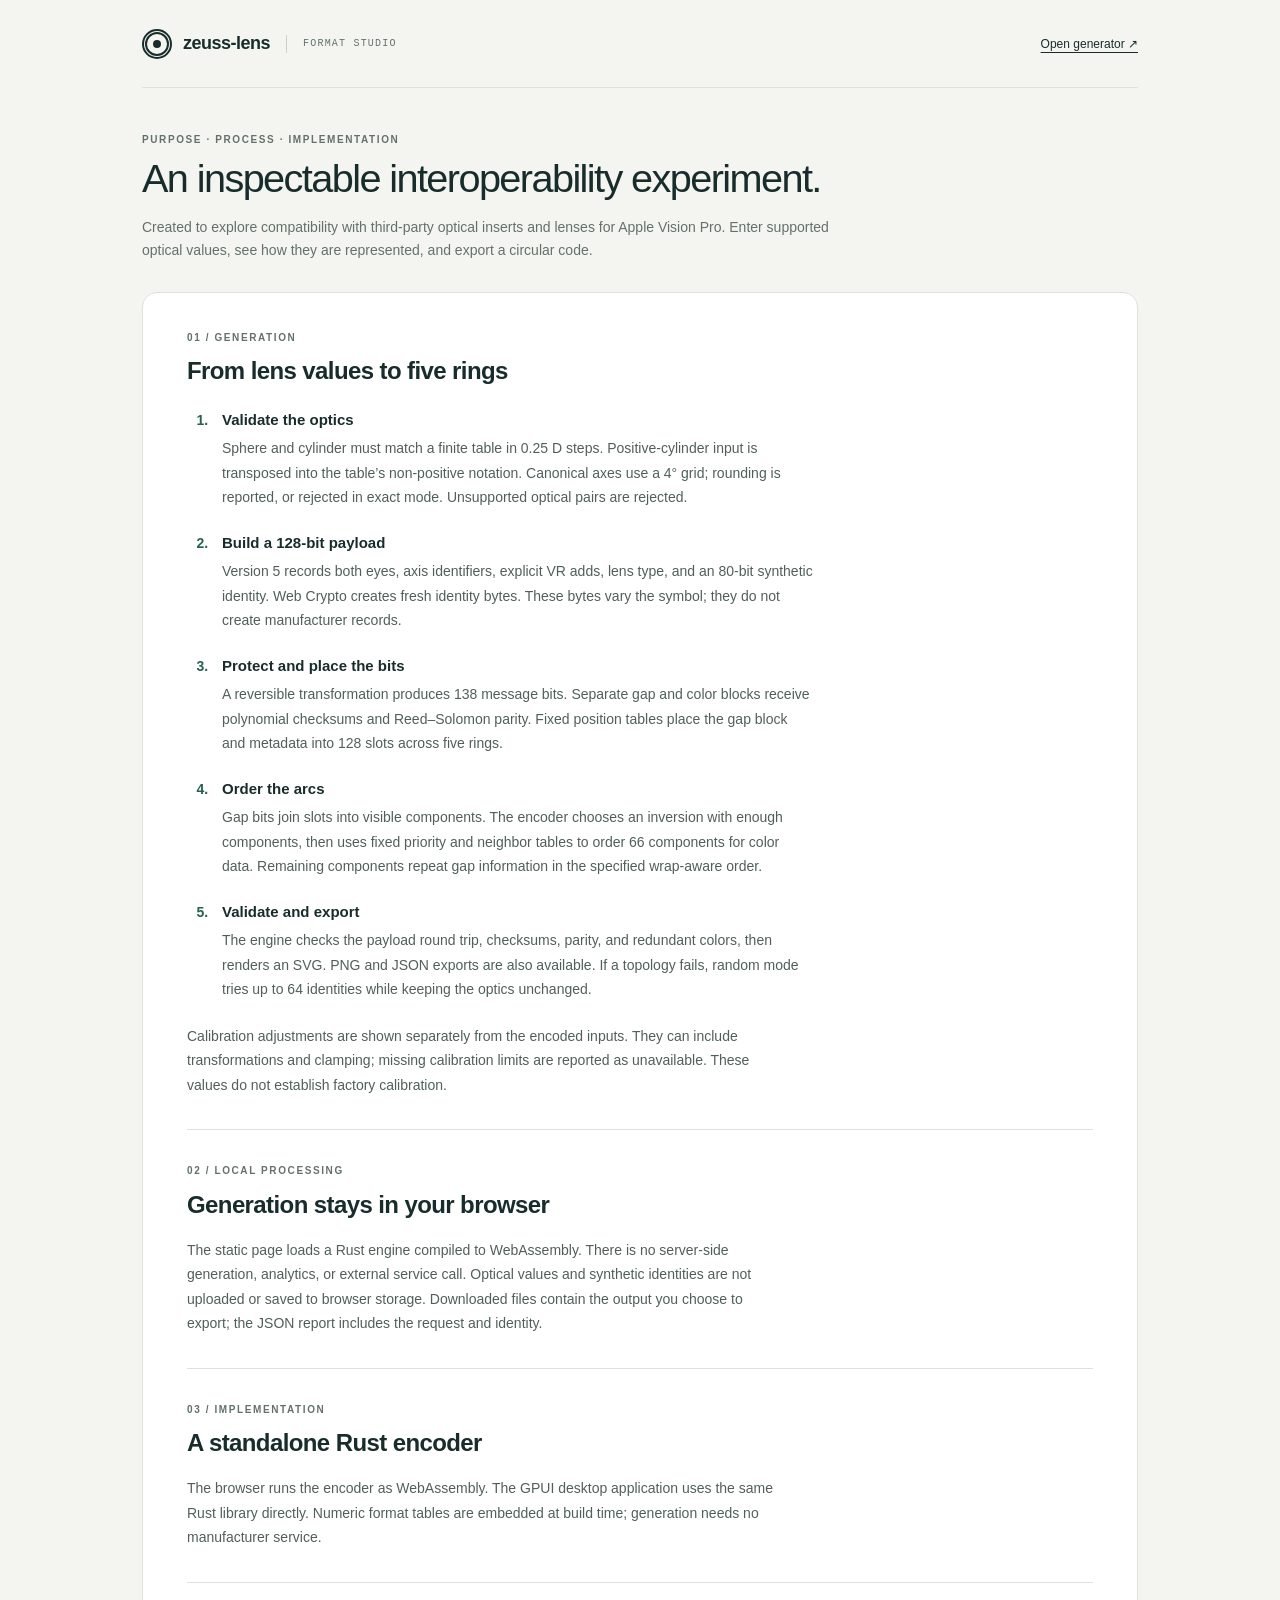
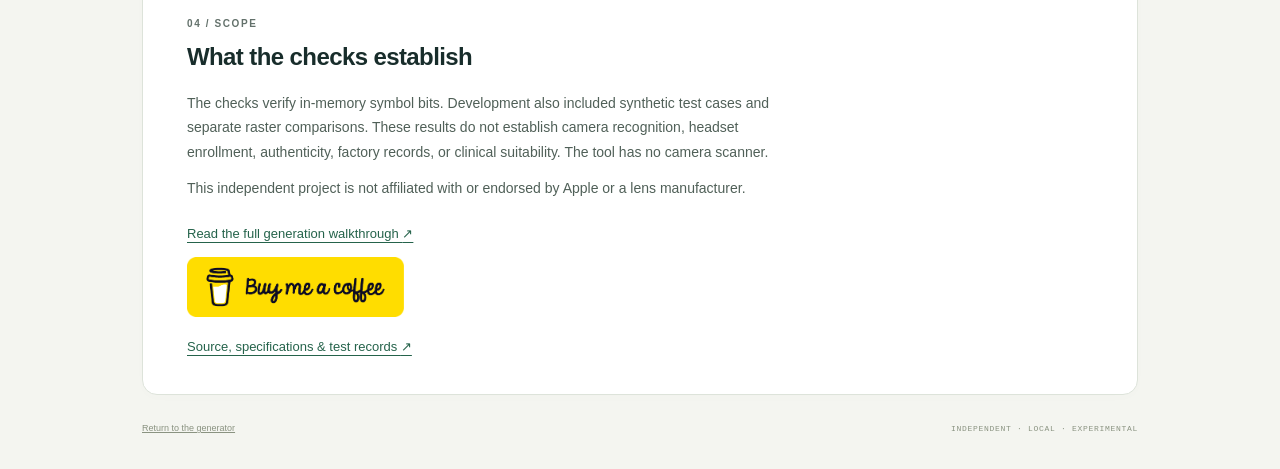
<file: web/about.html>
<!doctype html>
<html lang="en">
<head>
  <meta charset="utf-8">
  <meta name="viewport" content="width=device-width, initial-scale=1">
  <meta name="color-scheme" content="light">
  <meta name="theme-color" content="#f4f5f0">
  <meta name="description" content="How zeuss-lens generates circular symbols locally, and the purpose and behavior of this independent interoperability experiment.">
  <title>Purpose &amp; how it works — zeuss-lens</title>
  <link rel="stylesheet" href="styles.css">
  <link rel="stylesheet" href="about.css">
</head>
<body>
  <div class="page-shell about-shell">
    <header class="masthead">
      <a class="brand" href="./" aria-label="zeuss-lens home"><span class="brand-mark" aria-hidden="true"><i></i></span>zeuss-lens<span class="brand-divider"></span><span class="brand-subtitle">FORMAT STUDIO</span></a>
      <a class="back-link" href="./">Open generator <span aria-hidden="true">↗</span></a>
    </header>
    <main>
      <section class="intro" aria-labelledby="page-title">
        <div>
          <p class="eyebrow">PURPOSE · PROCESS · IMPLEMENTATION</p>
          <h1 id="page-title">An inspectable interoperability experiment.</h1>
          <p class="intro-copy">Created to explore compatibility with third-party optical inserts and lenses for Apple Vision Pro. Enter supported optical values, see how they are represented, and export a circular code.</p>
        </div>
      </section>

      <article class="panel about-content">
        <section aria-labelledby="generation-title">
          <p class="eyebrow">01 / GENERATION</p>
          <h2 id="generation-title">From lens values to five rings</h2>
          <ol class="generation-steps">
            <li><h3>Validate the optics</h3><p>Sphere and cylinder must match a finite table in 0.25 D steps. Positive-cylinder input is transposed into the table’s non-positive notation. Canonical axes use a 4° grid; rounding is reported, or rejected in exact mode. Unsupported optical pairs are rejected.</p></li>
            <li><h3>Build a 128-bit payload</h3><p>Version 5 records both eyes, axis identifiers, explicit VR adds, lens type, and an 80-bit synthetic identity. Web Crypto creates fresh identity bytes. These bytes vary the symbol; they do not create manufacturer records.</p></li>
            <li><h3>Protect and place the bits</h3><p>A reversible transformation produces 138 message bits. Separate gap and color blocks receive polynomial checksums and Reed–Solomon parity. Fixed position tables place the gap block and metadata into 128 slots across five rings.</p></li>
            <li><h3>Order the arcs</h3><p>Gap bits join slots into visible components. The encoder chooses an inversion with enough components, then uses fixed priority and neighbor tables to order 66 components for color data. Remaining components repeat gap information in the specified wrap-aware order.</p></li>
            <li><h3>Validate and export</h3><p>The engine checks the payload round trip, checksums, parity, and redundant colors, then renders an SVG. PNG and JSON exports are also available. If a topology fails, random mode tries up to 64 identities while keeping the optics unchanged.</p></li>
          </ol>
          <p>Calibration adjustments are shown separately from the encoded inputs. They can include transformations and clamping; missing calibration limits are reported as unavailable. These values do not establish factory calibration.</p>
        </section>

        <section aria-labelledby="privacy-title">
          <p class="eyebrow">02 / LOCAL PROCESSING</p>
          <h2 id="privacy-title">Generation stays in your browser</h2>
          <p>The static page loads a Rust engine compiled to WebAssembly. There is no server-side generation, analytics, or external service call. Optical values and synthetic identities are not uploaded or saved to browser storage. Downloaded files contain the output you choose to export; the JSON report includes the request and identity.</p>
        </section>

        <section aria-labelledby="implementation-title">
          <p class="eyebrow">03 / IMPLEMENTATION</p>
          <h2 id="implementation-title">A standalone Rust encoder</h2>
          <p>The browser runs the encoder as WebAssembly. The GPUI desktop application uses the same Rust library directly. Numeric format tables are embedded at build time; generation needs no manufacturer service.</p>
        </section>

        <section aria-labelledby="scope-title">
          <p class="eyebrow">04 / SCOPE</p>
          <h2 id="scope-title">What the checks establish</h2>
          <p>The checks verify in-memory symbol bits. Development also included synthetic test cases and separate raster comparisons. These results do not establish camera recognition, headset enrollment, authenticity, factory records, or clinical suitability. The tool has no camera scanner.</p>
          <p>This independent project is not affiliated with or endorsed by Apple or a lens manufacturer.</p>
          <nav class="reference-links" aria-label="Project references">
            <a href="https://github.com/stacklikemind/zeuss-lens/blob/main/docs/CODE_GENERATION.md">Read the full generation walkthrough <span aria-hidden="true">↗</span></a>
            <a href="https://www.buymeacoffee.com/stacklikemind" target="_blank" rel="noopener noreferrer"><img src="buy-me-a-coffee.png" alt="Buy Me a Coffee" width="217" height="60" style="height:60px;width:217px;"></a>
              <a href="https://github.com/stacklikemind/zeuss-lens">Source, specifications &amp; test records <span aria-hidden="true">↗</span></a>
          </nav>
        </section>
      </article>
      <footer><p><a href="./">Return to the generator</a></p><span>INDEPENDENT · LOCAL · EXPERIMENTAL</span></footer>
    </main>
  </div>
</body>
</html>
</file>
<file: web/styles.css>
:root{font-family:Inter,-apple-system,BlinkMacSystemFont,"Segoe UI",sans-serif;color:#182d2b;background:#f4f5f0;font-synthesis:none;font-size:14px;--ink:#182d2b;--muted:#63716b;--border:#dde3da;--green:#25634b;--lime:#d7ed9b;--paper:#fff;--amber:#8b5717}*{box-sizing:border-box}body{margin:0}button,input,select{font:inherit}button,a,input,select,summary{-webkit-tap-highlight-color:transparent}button,input,select{border-radius:8px}button{cursor:pointer}button:disabled{cursor:not-allowed;opacity:.46}a{color:inherit}input:focus-visible,select:focus-visible,button:focus-visible,summary:focus-visible,a:focus-visible,pre:focus-visible{outline:3px solid #84a856;outline-offset:3px}.page-shell{max-width:1400px;padding:0 52px;margin:auto}.masthead{height:88px;border-bottom:1px solid var(--border);display:flex;align-items:center;justify-content:space-between;gap:24px}.brand{display:flex;align-items:center;gap:11px;text-decoration:none;font-size:18px;font-weight:650;letter-spacing:-.5px}.brand-mark{width:30px;height:30px;border:2px solid var(--ink);border-radius:50%;display:grid;place-items:center}.brand-mark:before,.brand-mark i{content:"";position:absolute;border:2px solid var(--ink);border-radius:50%;width:20px;height:20px}.brand-mark i{width:8px;height:8px;background:var(--ink)}.brand-divider{height:18px;width:1px;background:#c9d2c6;margin:0 5px}.brand-subtitle{font-family:ui-monospace,SFMono-Regular,Consolas,monospace;font-size:10px;font-weight:500;letter-spacing:1.2px;color:var(--muted)}.engine-status{font-size:12px;color:var(--muted);display:flex;align-items:center;gap:7px;white-space:nowrap}.status-dot{width:6px;height:6px;border-radius:50%;background:#b89d61}.engine-status.ready .status-dot{background:#43805b;box-shadow:0 0 0 3px #e5edde}.engine-status.failed .status-dot{background:#b24835}.intro{display:flex;align-items:center;justify-content:space-between;gap:28px;padding:44px 0 34px}.eyebrow,.mini-heading{font-size:10px;font-weight:650;letter-spacing:1.6px;line-height:1.5;margin:0 0 9px;color:var(--muted)}h1{font-weight:500;font-size:clamp(28px,3.1vw,40px);letter-spacing:-1.6px;line-height:1.15;margin:0 0 14px}h2{font-size:20px;letter-spacing:-.6px;font-weight:550;margin:0}.intro-copy{font-size:14px;line-height:1.65;color:var(--muted);max-width:600px;margin:0}.edition{font-family:ui-monospace,SFMono-Regular,Consolas,monospace;color:var(--green);font-size:10px;letter-spacing:1px;text-align:right;white-space:nowrap}.edition span{display:block;color:var(--muted);font-size:9px;margin-top:8px}.workspace{display:grid;grid-template-columns:1.02fr 1fr;gap:24px;align-items:start}.panel{background:var(--paper);border:1px solid var(--border);border-radius:15px;box-shadow:0 3px 12px #182d2b03;overflow:hidden}.panel-heading{padding:26px 28px 22px;display:flex;align-items:center;justify-content:space-between;gap:15px}.panel-heading .eyebrow{margin-bottom:5px}.unit-tag{font-family:ui-monospace,SFMono-Regular,Consolas,monospace;font-size:8px;color:var(--muted);letter-spacing:.6px;white-space:nowrap}form{padding:0 28px 22px}.eyes{display:flex;flex-direction:column;gap:13px}.eye-card{padding:17px 18px 0;border:1px solid var(--border);border-radius:10px;min-width:0;margin:0;background:#fcfdfb}.eye-heading{display:flex;justify-content:space-between;align-items:center;margin-bottom:16px;gap:16px}.eye-heading>div{display:flex;align-items:center;gap:10px}.eye-letter{width:29px;height:29px;display:grid;place-items:center;border-radius:7px;background:#e9efdf;color:#45683e;font-size:12px;font-weight:650}.eye-heading strong{font-size:13px;font-weight:600}.eye-heading strong span{font-size:11px;color:#83907f;font-weight:450;margin-left:7px}.present-toggle{display:flex;align-items:center;gap:6px;font-size:11px;color:var(--muted);cursor:pointer}.present-toggle input{accent-color:var(--green);width:14px;height:14px;margin:0}.eye-fields{display:grid;grid-template-columns:1fr 1fr 1fr;gap:10px}.eye-fields label,.select-field,.identity-field{display:block;font-size:11px;font-weight:550;color:#506058;position:relative}.field-unit{float:right;font-size:9px;font-weight:400;color:#8c968a}.eye-fields input,.identity-field input{width:100%;margin-top:7px;background:white;border:1px solid #d6ded1;padding:10px 10px;color:var(--ink);font-size:16px;font-variant-numeric:tabular-nums;box-shadow:0 1px 2px #182d2b03}.eye-fields input:disabled{background:#f1f3ee;color:#929b8e}.eye-card.absent .eye-fields{opacity:.5}.eye-card.absent .eye-letter{background:#eef0ec;color:#8a9485}.add-row{border-top:1px solid #e5e9e0;margin-top:15px;padding:12px 0;display:flex;align-items:center;justify-content:space-between;gap:10px;font-size:11px;font-weight:500}.add-row small{display:block;color:#8a9585;font-size:10px;font-weight:400;margin-top:4px}.add-row select{width:142px;padding:7px 9px;border:1px solid var(--border);color:#4b5c50;background:white;font-size:11px}.field-help{font-size:11px;color:#7a8673;line-height:1.55;margin:12px 0 18px}.policy-row{display:flex;align-items:center;justify-content:space-between;gap:16px;border-top:1px solid var(--border);padding-top:18px;font-size:12px;font-weight:550}.policy-row span{flex:1}.policy-row small{display:block;font-size:10px;line-height:1.6;color:var(--muted);font-weight:400;max-width:245px;margin-top:5px}.policy-row select{max-width:190px;border:1px solid var(--border);background:#fff;color:#465746;font-size:11px;padding:10px 8px}.advanced{margin-top:19px;border-top:1px solid var(--border)}summary{cursor:pointer;list-style:none}summary::-webkit-details-marker{display:none}.advanced summary,.technical-details summary{display:flex;justify-content:space-between;align-items:center;padding:17px 0;font-size:11px;color:var(--muted)}summary>span{font-size:17px;font-weight:300}details[open]>summary>span{transform:rotate(45deg)}.advanced-body{padding:0 0 7px}.select-field{display:flex;align-items:center;justify-content:space-between;margin-bottom:17px}.select-field select{border:1px solid var(--border);background:#fff;padding:8px;min-width:160px;color:var(--ink)}.check-row{display:flex;align-items:flex-start;gap:8px;font-size:12px;line-height:1.5}.check-row input{accent-color:var(--green);margin:3px 0 0}.check-row small{display:block;font-size:10px;color:var(--muted);margin-top:3px}.identity-field{margin-top:15px}.identity-field input{font-family:ui-monospace,SFMono-Regular,Consolas,monospace;font-size:13px;letter-spacing:1px}.identity-field input:disabled{background:#f4f5f1}.generate-button{border:1px solid #173f30;background:#23573f;color:#fff;display:flex;justify-content:space-between;align-items:center;width:100%;padding:15px 17px;font-size:13px;font-weight:550;transition:background .15s,transform .15s}.generate-button:hover:not(:disabled){background:#174831}.generate-button:active:not(:disabled){transform:translateY(1px)}.generate-button>span+span{font-size:20px;color:#cae6a0;font-weight:300;line-height:1}.local-note{display:flex;align-items:center;justify-content:center;gap:5px;font-size:9px;color:#87907e;margin:12px 0 0;letter-spacing:.1px}.local-note>span{font-size:14px}.preview-panel{background:#fcfdfb}.preview-badge{font-size:9px;padding:5px 8px;border:1px solid var(--border);border-radius:20px;color:var(--muted);white-space:nowrap}.preview-badge.generated{background:#eaf0df;border-color:#dbe6c9;color:#54733e}.preview-badge.stale{background:#fbf3df;border-color:#ead9b1;color:#875c24}.preview-stage{background:#223e35;margin:0 28px;aspect-ratio:1;display:flex;align-items:center;justify-content:center;position:relative;border-radius:11px;overflow:hidden;min-height:240px}.preview-stage:before{content:"";position:absolute;inset:0;background-image:radial-gradient(#d0dec223 .6px,transparent .6px);background-size:12px 12px;pointer-events:none}.preview-stage img{width:83%;height:83%;object-fit:contain;display:block;position:relative;background:white;box-shadow:0 9px 27px #091d2b55}.preview-stage img[hidden]{display:none}.preview-corner{width:12px;height:12px;border-color:#a6bc9550;position:absolute;z-index:1}.top-left{top:18px;left:18px;border-top:1px solid;border-left:1px solid}.top-right{top:18px;right:18px;border-top:1px solid;border-right:1px solid}.bottom-left{bottom:18px;left:18px;border-bottom:1px solid;border-left:1px solid}.bottom-right{bottom:18px;right:18px;border-bottom:1px solid;border-right:1px solid}.preview-placeholder{color:#d8e4ce;text-align:center;padding:30px;position:relative}.preview-placeholder p{font-size:14px;margin:22px 0 8px}.preview-placeholder small{font-size:10px;color:#92a891;line-height:1.5;display:block}.empty-symbol{display:block;margin:auto;width:100px;height:100px;border:1px dashed #7d9871;border-radius:50%;outline:1px solid #506e50;outline-offset:9px;box-shadow:inset 0 0 0 12px #243f34,inset 0 0 0 13px #506e50,inset 0 0 0 25px #243f34,inset 0 0 0 26px #506e50}.preview-caption{font-family:ui-monospace,SFMono-Regular,Consolas,monospace;display:flex;align-items:center;justify-content:space-between;gap:12px;font-size:8px;color:#7f8b78;padding:15px 29px;letter-spacing:.1px}.download-buttons{display:grid;grid-template-columns:1fr 1fr .63fr;gap:9px;margin:2px 28px 23px}.download-buttons button{display:flex;align-items:center;justify-content:space-between;gap:8px;border:1px solid #d6dfcf;background:white;color:#3e553d;font-size:11px;padding:11px 10px;font-weight:500;white-space:nowrap}.download-buttons button:hover:not(:disabled){background:#eff4e8}.download-buttons button span{font-size:15px;color:#718462}.hardware-note{display:flex;align-items:flex-start;gap:11px;margin:0 28px 25px;padding:15px;background:#f1f3e9;border-radius:8px;color:#788067}.notice-icon{width:15px;height:15px;flex-shrink:0;border:1px solid #899478;border-radius:50%;display:grid;place-items:center;font-family:Georgia,serif;font-size:11px;margin-top:1px}.hardware-note p{margin:0;font-size:10px;line-height:1.65}.hardware-note strong{font-weight:600;color:#5e6b4f}.report-panel{margin-top:24px}.report-status{font-size:10px;color:var(--muted);text-align:right}.report-placeholder{color:#829076;font-size:12px;padding:12px 28px 32px}.comparison-scroll{overflow:auto;margin:0 28px}.comparison-table{border-collapse:collapse;width:100%;min-width:580px;font-size:12px}.comparison-table th{text-align:left;font-size:9px;font-weight:500;text-transform:uppercase;letter-spacing:1px;color:#77866f;padding:12px 15px;background:#f4f6ef;border-bottom:1px solid var(--border)}.comparison-table th:first-child{border-radius:7px 0 0 0}.comparison-table th:last-child{border-radius:0 7px 0 0}.comparison-table td{padding:12px 15px;border-bottom:1px solid #e7ebe2;font-variant-numeric:tabular-nums}.comparison-table td.row-label{color:var(--muted);font-size:11px}.comparison-table tr.encoded-row td{padding-top:0}.comparison-table tr.entered-row td:not([rowspan]){border-bottom:0;padding-bottom:8px;color:#7e8977}.comparison-table .changed-value{background:#fff2cd;border-radius:4px;padding:3px 6px;margin-left:-6px;color:#80541c;font-weight:600}.warnings{margin:0 28px}.message{padding:12px 14px;font-size:11px;line-height:1.6;border:1px solid;border-radius:7px;margin:0 0 15px}.warning-message{color:#876024;background:#fdf7e8;border-color:#efe3c4}.error-message{color:#93472f;background:#fff4ef;border-color:#ebcebf}.error-message strong{display:block;margin-bottom:3px}.report-bottom{display:grid;grid-template-columns:1fr 1fr;gap:36px;margin:25px 28px}.mini-heading{font-size:9px;letter-spacing:1px}.calibration-line{font-size:11px;line-height:1.7;color:#53634e;margin:6px 0}.calibration-line strong{color:#3e513b}.calibration-line.changed{padding:8px 11px;background:#fdf4dd;border-left:2px solid #d2b269;color:#815c28;border-radius:0 5px 5px 0}.calibration-line.unavailable{color:#8b622a}.fine-print{font-size:10px;line-height:1.65;color:#87917f;margin:10px 0 0;max-width:400px}.validation-item{display:flex;gap:8px;align-items:center;margin:8px 0;font-size:11px;color:#526a44}.check-icon{background:#e8f0de;color:#587447;width:15px;height:15px;display:grid;place-items:center;border-radius:50%;font-size:9px;flex-shrink:0}.technical-details{border-top:1px solid var(--border);margin:0 28px}.technical-details summary{padding:17px 0}.payload-line{display:flex;align-items:center;gap:15px;padding-bottom:15px}.payload-line>span{font-size:8px;letter-spacing:1px;color:var(--muted)}code{font-family:ui-monospace,SFMono-Regular,Consolas,monospace;font-size:11px;overflow-wrap:anywhere}.payload-line button{margin-left:auto;border:1px solid var(--border);background:#f4f6ee;color:#5c6b50;padding:5px 10px;font-size:10px}pre{font:10px/1.6 ui-monospace,SFMono-Regular,Consolas,monospace;background:#f4f6ef;border-radius:7px;padding:18px;color:#56614f;max-height:350px;overflow:auto;white-space:pre-wrap;overflow-wrap:anywhere;margin:0 0 22px}footer{display:flex;justify-content:space-between;align-items:center;gap:20px;padding:26px 0 34px;font-size:9px;color:#8a9381}footer p{margin:0;line-height:1.6}footer span{font-family:ui-monospace,SFMono-Regular,Consolas,monospace;font-size:8px;letter-spacing:.7px;white-space:nowrap}.sr-only{position:absolute;width:1px;height:1px;padding:0;margin:-1px;overflow:hidden;clip:rect(0,0,0,0);white-space:nowrap;border:0}[hidden]{display:none!important}@media(min-width:1200px){.preview-stage{margin-top:5px}.preview-panel .panel-heading{padding-bottom:28px}}@media(max-width:1100px){.page-shell{padding:0 30px}.workspace{gap:18px}.panel-heading{padding:23px 22px 20px}form{padding:0 22px 22px}.preview-stage{margin:0 22px}.download-buttons{margin-left:22px;margin-right:22px;gap:7px}.download-buttons button{font-size:10px;padding:10px 8px}.hardware-note{margin-left:22px;margin-right:22px}.unit-tag{display:none}.policy-row{gap:10px}.policy-row select{max-width:174px;font-size:10px}.preview-caption{font-size:7px;padding-left:22px;padding-right:22px}}@media(max-width:820px){.page-shell{max-width:670px;padding:0 22px}.masthead{height:75px}.brand-subtitle,.brand-divider{display:none}.intro{padding:32px 0 26px}.edition{display:none}h1{font-size:34px}.workspace{grid-template-columns:1fr;gap:20px}.panel-heading{padding:24px}.input-panel form{padding:0 24px 24px}.eyes{display:grid;grid-template-columns:1fr;gap:12px}.eye-card{padding:17px 18px 0}.preview-stage{margin:0 24px}.preview-caption{font-size:8px;padding:15px 24px}.download-buttons{margin:0 24px 22px;gap:10px}.download-buttons button{font-size:12px;padding:12px}.hardware-note{margin:0 24px 24px}.unit-tag{display:block}.report-bottom{gap:22px}.report-status{max-width:190px;line-height:1.6}.comparison-scroll{margin:0 24px}.report-panel .panel-heading{gap:15px}.report-panel h2{font-size:19px}}@media(max-width:480px){.page-shell{padding:0 15px}.masthead{gap:12px;height:68px}.brand{font-size:16px;gap:8px}.brand-mark{width:26px;height:26px}.brand-mark:before{width:16px;height:16px}.engine-status{font-size:9px;gap:5px}.intro{padding:27px 0 23px}h1{font-size:30px;letter-spacing:-1.2px;max-width:320px}.eyebrow{font-size:8px;letter-spacing:1.3px}.intro-copy{font-size:12px}.panel{border-radius:12px}.panel-heading{padding:21px 18px 19px}h2{font-size:19px}.unit-tag{display:none}.input-panel form{padding:0 18px 20px}.eye-card{padding:14px 12px 0}.eye-fields{gap:8px}.eye-fields input{padding:10px 7px;font-size:15px}.eye-heading{margin-bottom:15px}.eye-heading strong{font-size:12px}.eye-heading strong span{font-size:10px}.eye-letter{width:26px;height:26px}.policy-row{align-items:flex-start}.policy-row select{margin-top:1px;width:155px;font-size:9px;padding:10px 6px}.policy-row small{font-size:9px}.policy-row span{font-size:11px}.local-note{font-size:8px}.preview-stage{margin:0 18px}.preview-caption{padding:13px 18px;font-size:7px;gap:6px}.download-buttons{margin:0 18px 19px;gap:7px;grid-template-columns:1fr 1fr .65fr}.download-buttons button{font-size:10px;padding:10px 8px}.hardware-note{margin:0 18px 20px;padding:12px}.hardware-note p{font-size:9px}.report-panel .panel-heading{align-items:flex-start}.report-status{font-size:9px;max-width:115px;margin-top:7px}.report-panel h2{font-size:18px;max-width:180px}.report-bottom{grid-template-columns:1fr;margin:23px 18px;gap:22px}.comparison-scroll{margin:0 18px}.comparison-table{min-width:520px;font-size:11px}.comparison-table th,.comparison-table td{padding-left:10px;padding-right:10px}.warnings{margin:0 18px}.technical-details{margin:0 18px}.payload-line{flex-wrap:wrap;gap:8px}.payload-line>span{width:100%}.payload-line code{font-size:10px}.payload-line button{margin-left:auto}footer{align-items:flex-start;padding:23px 0 25px;font-size:8px}footer span{font-size:7px;max-width:96px;white-space:normal;text-align:right;line-height:1.6}}@media(prefers-reduced-motion:reduce){*{transition:none!important}}

.eye-fields .range-hint{display:block;margin-top:5px;color:var(--muted);font-size:10px;line-height:1.35;font-weight:400}.eye-fields input:invalid{border-color:#b24835}

.profile-review{padding:18px;border:1px solid var(--border,#cbd7d0);border-radius:12px;margin:20px 0;font-size:14px;line-height:1.6}.profile-review.approximate{background:#fff8e8;color:#513b16;border-color:#ddc594}.profile-heading{display:flex;justify-content:space-between;align-items:baseline;flex-wrap:wrap;gap:8px}.profile-heading h3{margin:0;font-size:16px}.profile-heading>span{font-size:12px}.profile-eye{margin-top:14px}.profile-eye h4{font-size:13px;margin:0 0 6px}.profile-eye dl{margin:0}.profile-eye dl>div{display:flex;justify-content:space-between;flex-wrap:wrap;gap:4px 12px}.profile-eye dt{font-size:13px}.profile-eye dd{margin:0;font-variant-numeric:tabular-nums}.profile-eye dl>div:last-child dd{font-weight:650}.profile-review details{margin-top:16px;border-top:1px solid #ddc594}.profile-review summary{padding:12px 0;min-height:44px;cursor:pointer}.approximation-choice{display:flex;align-items:center;gap:10px;min-height:48px;margin-top:14px;font-size:14px}.approximation-choice>input{width:18px;height:18px;flex-shrink:0}.approximation-choice>span{font-weight:650}.trial-note{margin:20px 0;font-size:14px;line-height:1.6}.trial-note h3{font-size:15px;margin:0 0 8px}.trial-note p{margin:0}
.trial-note{margin:20px 28px}@media(max-width:480px){.trial-note{margin:20px 18px}}
</file>
<file: web/about.css>
.about-shell{max-width:1100px}
.back-link{font-size:12px;white-space:nowrap;text-underline-offset:4px}
.about-shell .intro{padding-bottom:30px}
.about-shell h1{max-width:750px}
.about-shell .intro-copy{max-width:690px}
.about-content{padding:36px 44px}
.about-content section+section{border-top:1px solid var(--border);margin-top:32px;padding-top:32px}
.about-content h2{font-size:24px;line-height:1.3;margin-bottom:18px}
.about-content p{font-size:14px;line-height:1.75;color:#506058;max-width:76ch;margin:12px 0}
.generation-steps{padding:0 0 0 25px;margin:22px 0}
.generation-steps li{padding-left:10px;margin:0 0 22px}
.generation-steps li::marker{font-weight:600;color:var(--green)}
.generation-steps h3{font-size:15px;font-weight:600;margin:0;line-height:1.5}
.generation-steps p{margin:5px 0 0}
.reference-links{display:flex;align-items:flex-start;flex-direction:column;gap:13px;margin-top:23px}
.reference-links a{font-size:13px;color:var(--green);line-height:1.6;text-underline-offset:4px}
.about-content .eyebrow{font-size:10px;letter-spacing:1.6px;margin:0 0 9px;color:var(--muted)}
@media(max-width:820px){.about-content{padding:28px}.about-shell h1{font-size:34px}}
@media(max-width:480px){.back-link{font-size:10px}.about-content{padding:24px 19px}.about-shell h1{font-size:30px;max-width:none}.about-content h2{font-size:21px}.about-content p{font-size:13px}.generation-steps{padding-left:20px}.generation-steps li{padding-left:7px}.about-content section+section{margin-top:27px;padding-top:27px}}
</file>
